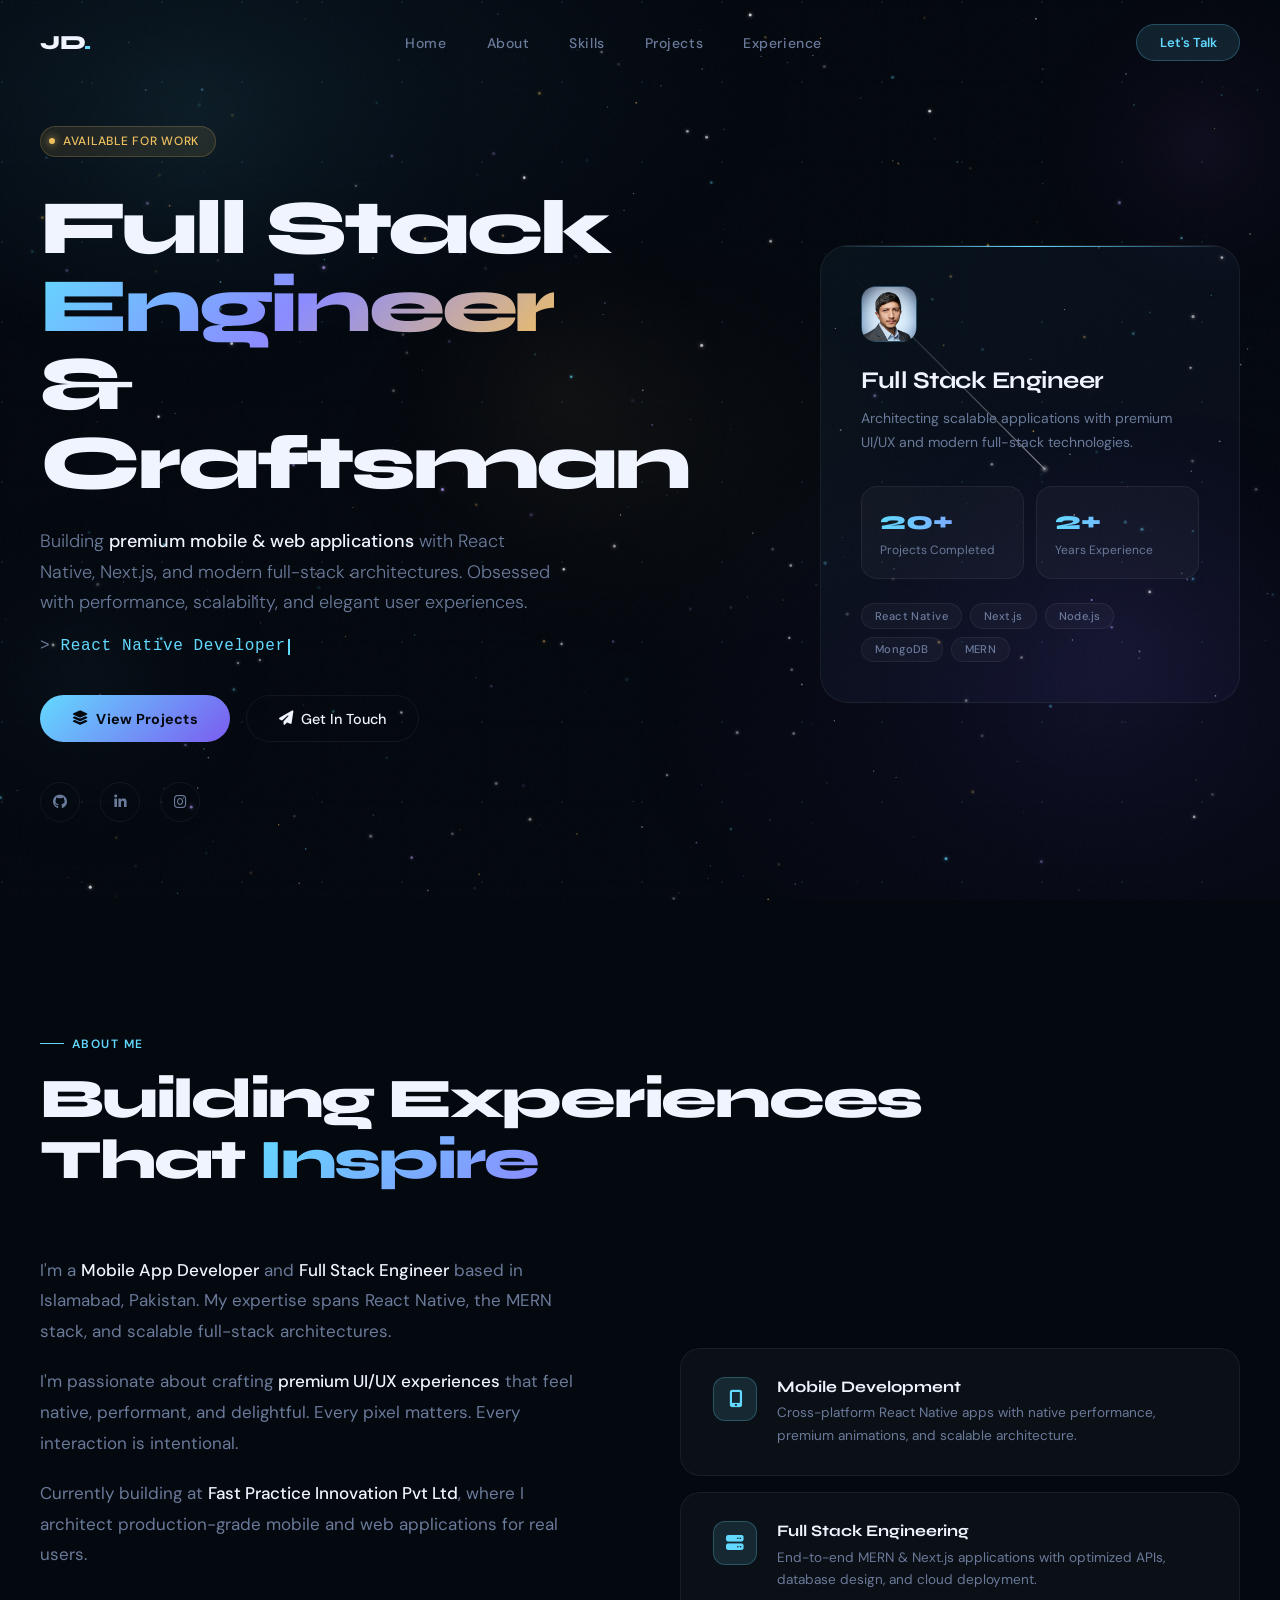
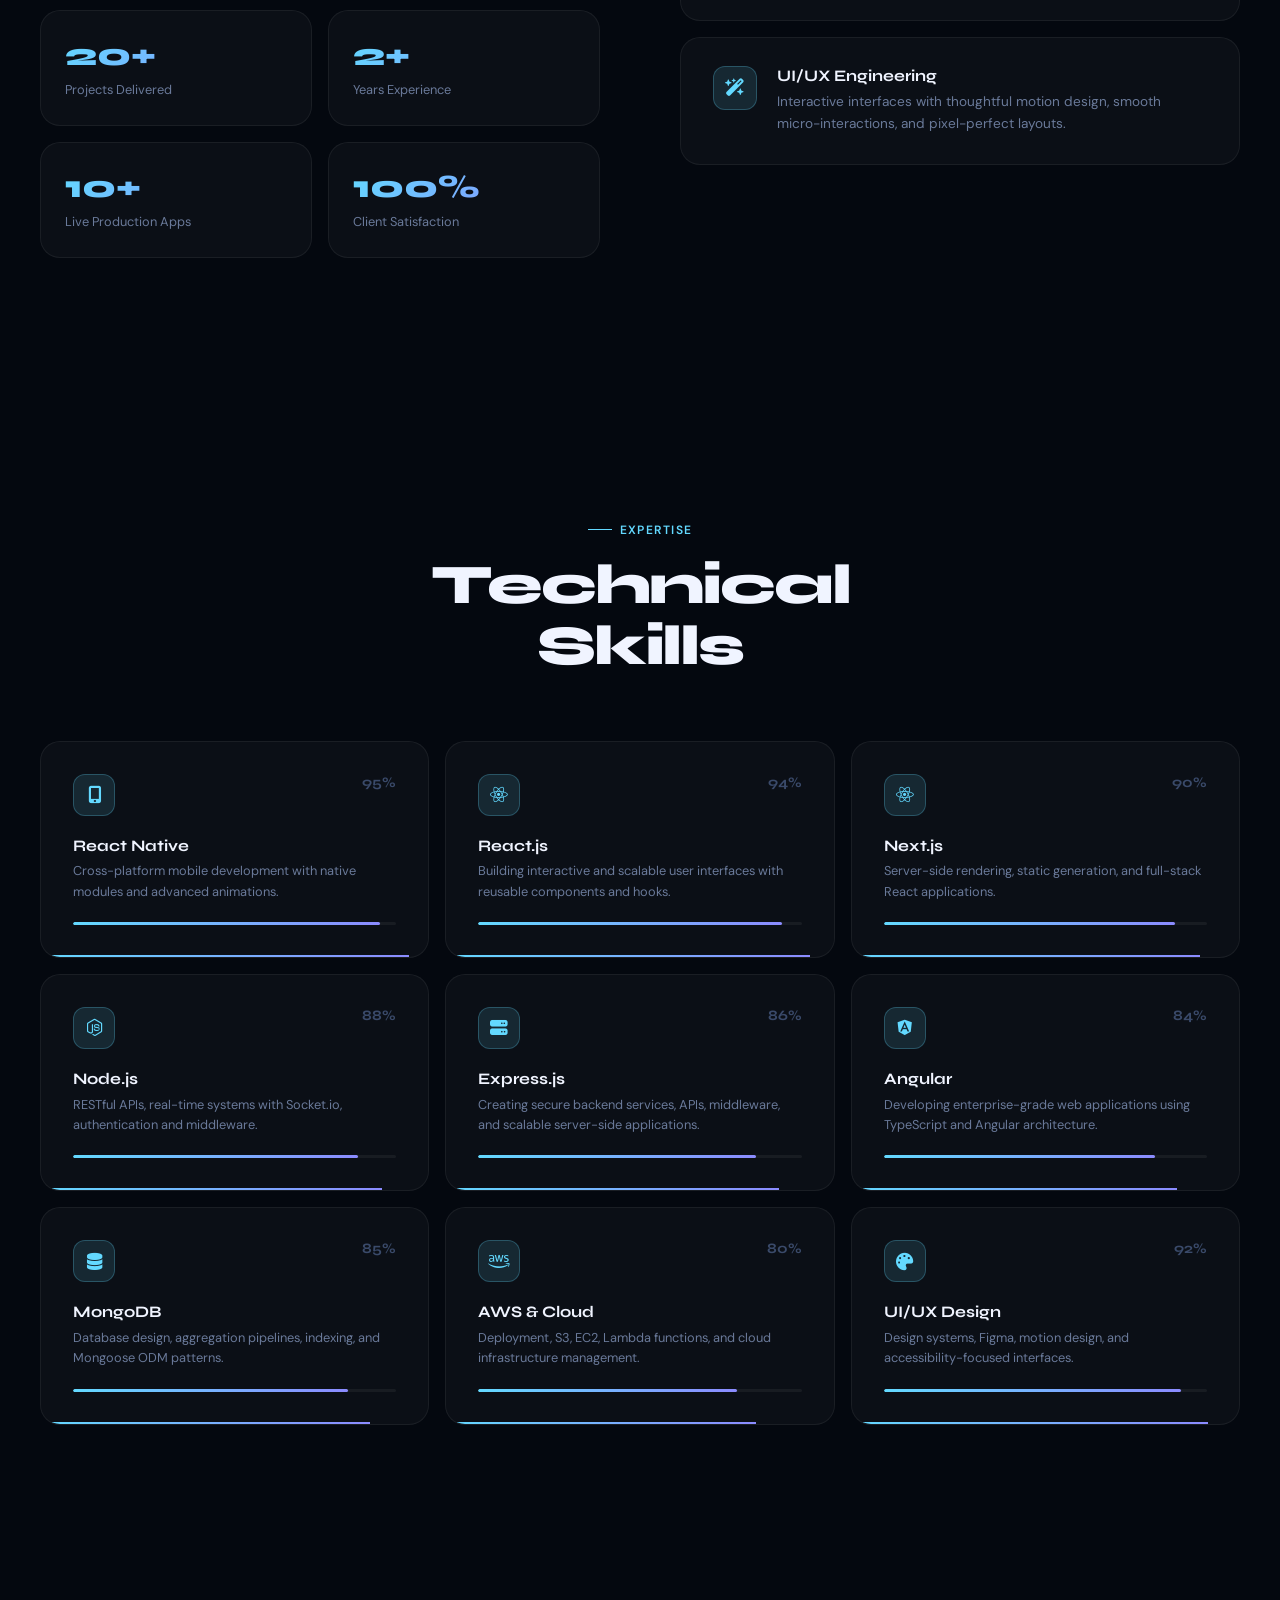
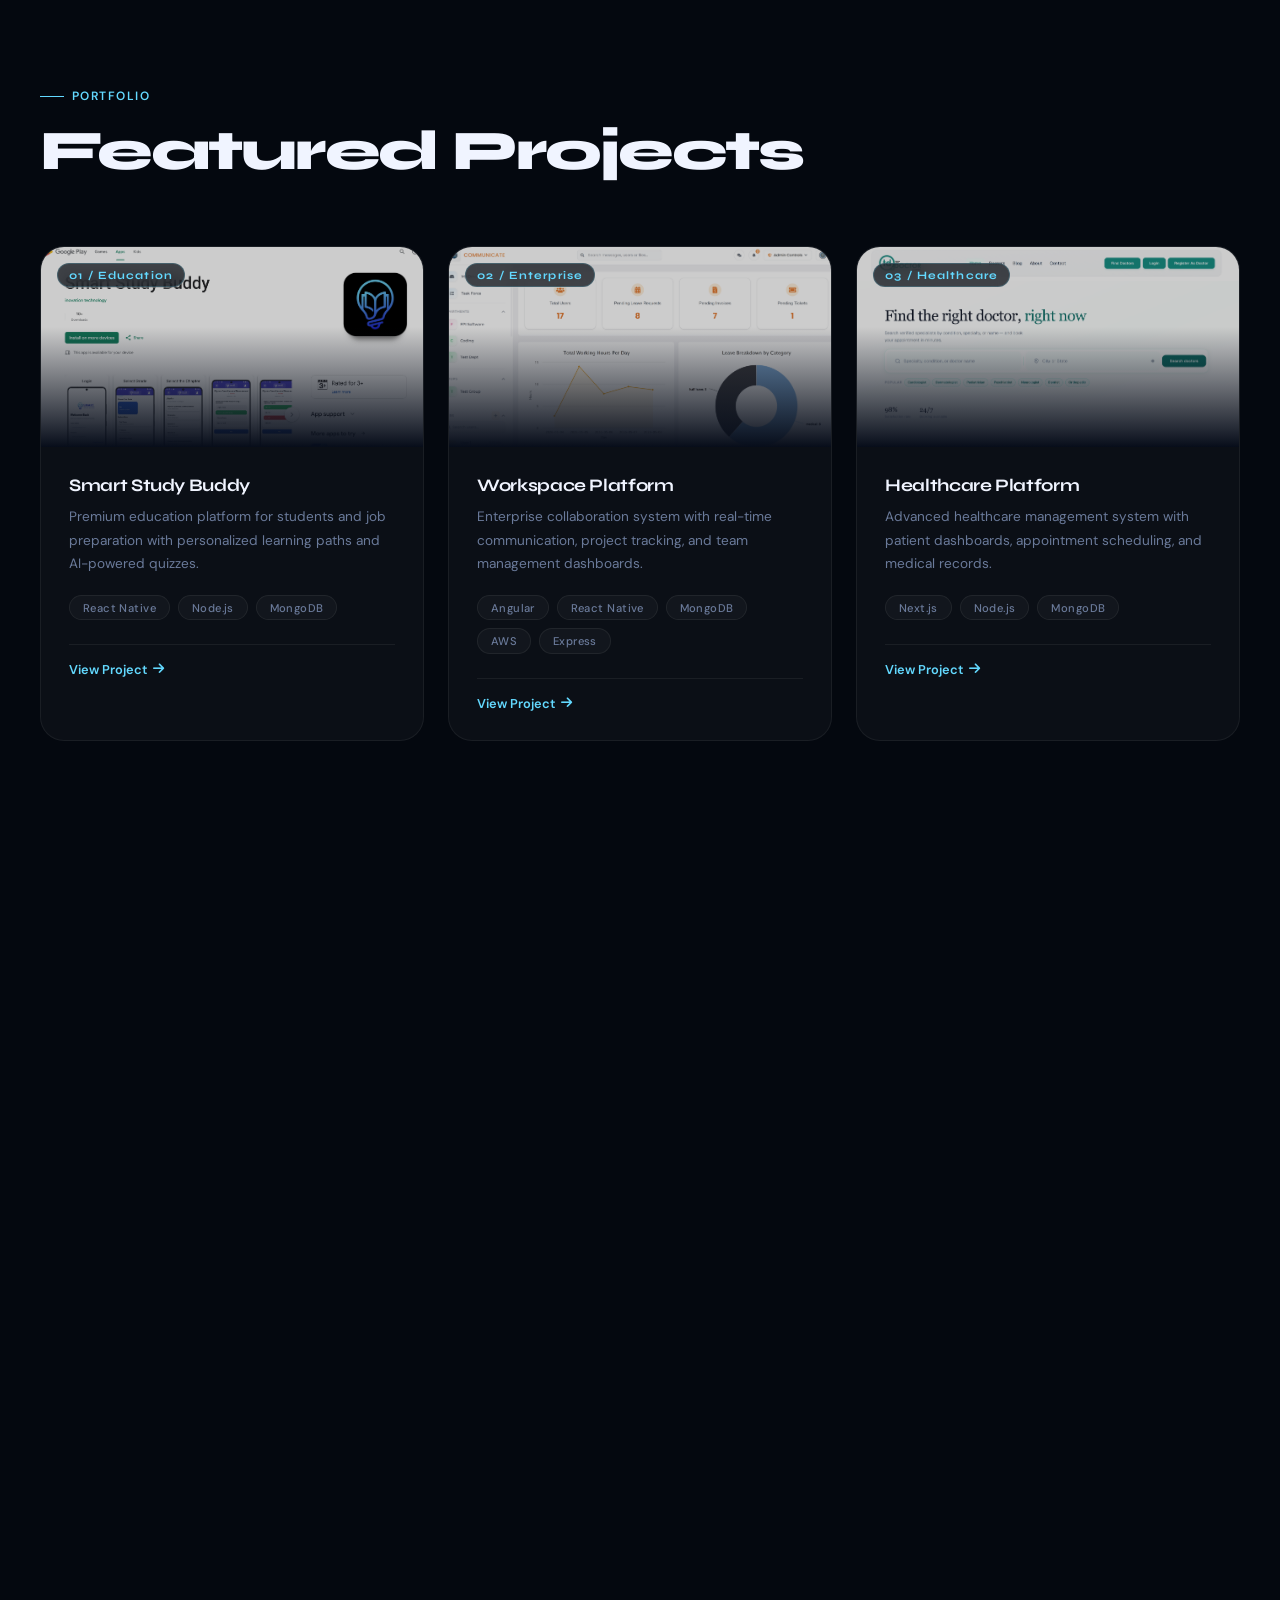
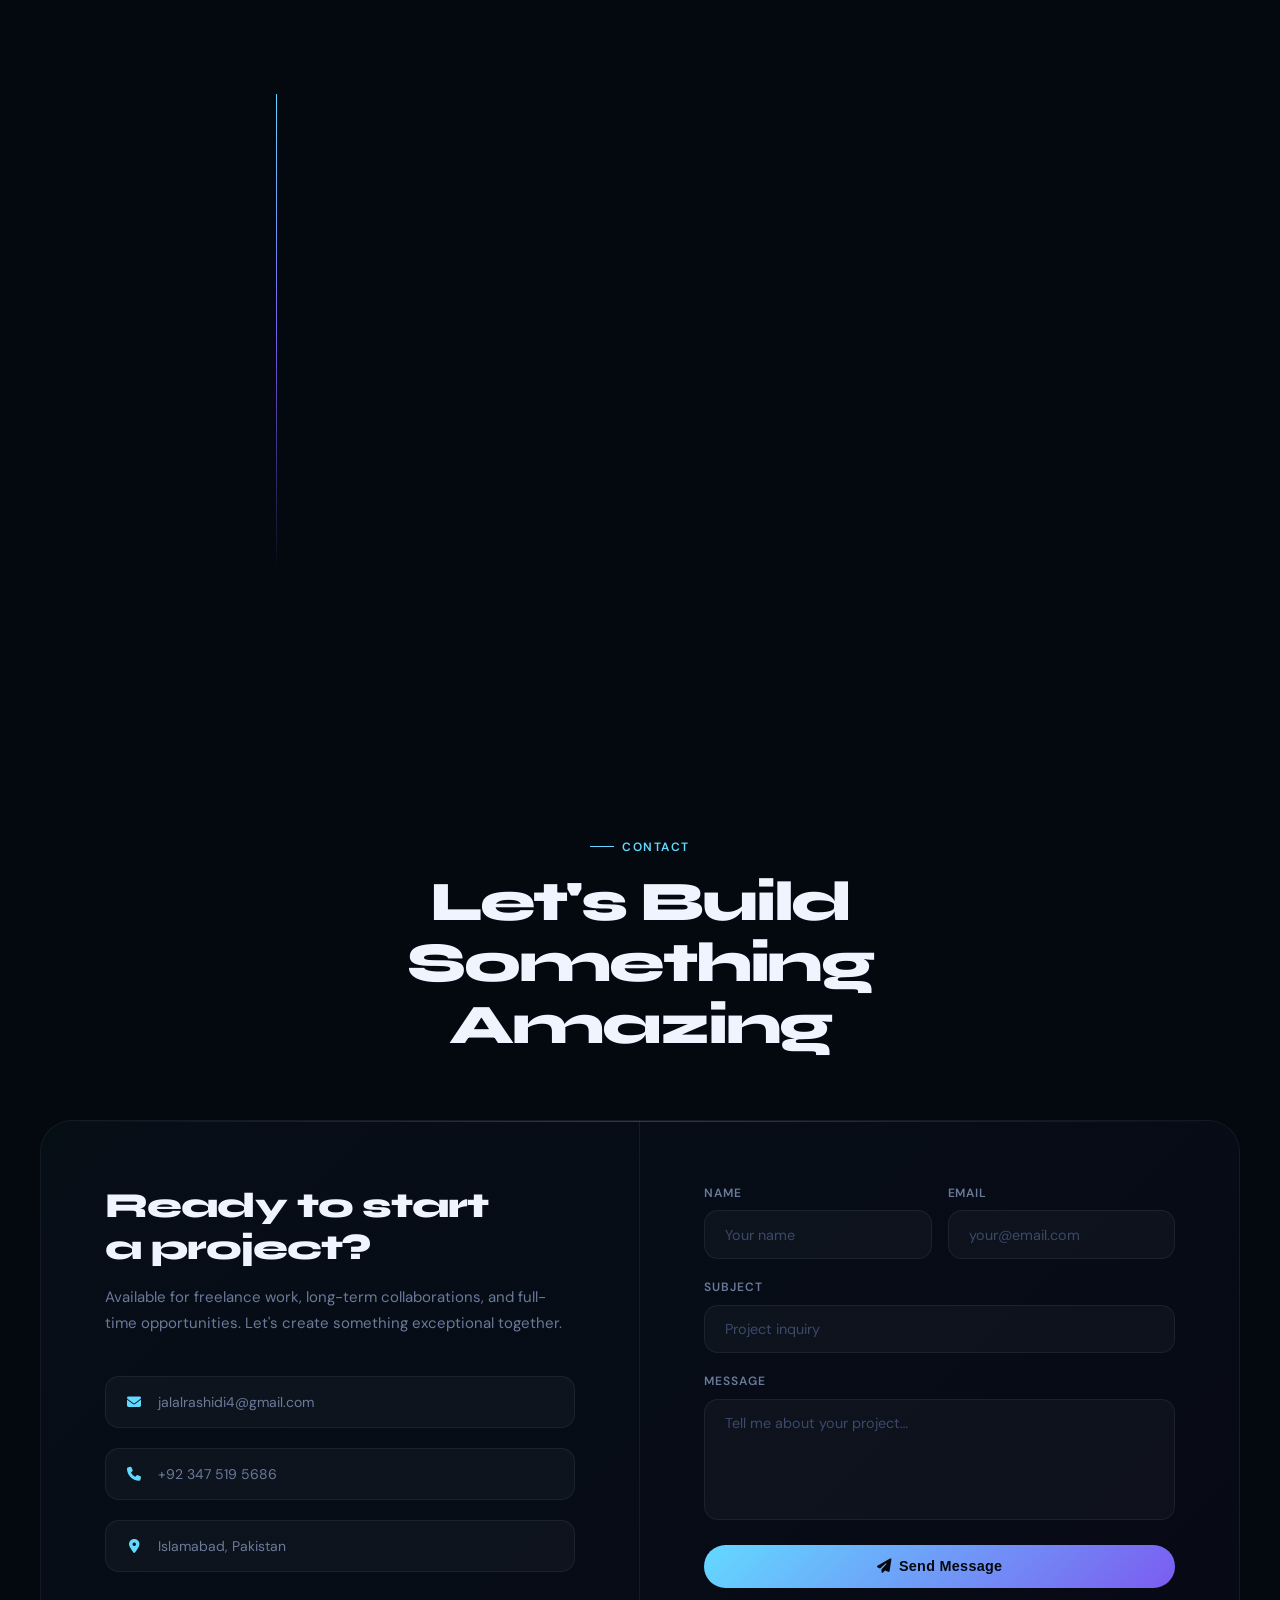
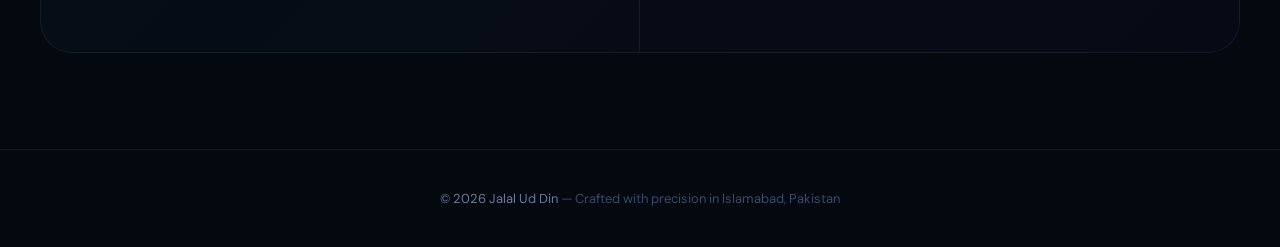
<file: index.html>
<!DOCTYPE html>
<html lang="en">
<head>
  <meta charset="UTF-8" />
  <meta name="viewport" content="width=device-width, initial-scale=1.0" />
  <title>Jalal Ud Din — Full Stack Engineer</title>

  <link rel="preconnect" href="https://fonts.googleapis.com">
  <link rel="preconnect" href="https://fonts.gstatic.com" crossorigin>
  <link href="https://fonts.googleapis.com/css2?family=Syne:wght@400;500;600;700;800&family=DM+Sans:ital,wght@0,300;0,400;0,500;1,300&display=swap" rel="stylesheet">
  <link rel="stylesheet" href="https://cdnjs.cloudflare.com/ajax/libs/font-awesome/6.5.2/css/all.min.css" />

  <style>
    :root {
      --bg: #04080f;
      --bg2: #070d1a;
      --surface: rgba(255,255,255,0.03);
      --border: rgba(255,255,255,0.06);
      --border-bright: rgba(99,217,255,0.25);
      --cyan: #63d9ff;
      --cyan-dim: rgba(99,217,255,0.12);
      --gold: #f0c060;
      --gold-dim: rgba(240,192,96,0.1);
      --text: #f0f4ff;
      --muted: #6a7a9a;
      --muted2: #3a4a6a;
      --font-display: 'Syne', sans-serif;
      --font-body: 'DM Sans', sans-serif;
    }

    *, *::before, *::after { margin:0; padding:0; box-sizing:border-box; }

    html { scroll-behavior: smooth; font-size: 16px; }

    body {
      font-family: var(--font-body);
      background: var(--bg);
      color: var(--text);
      overflow-x: hidden;
      cursor: none;
    }

    /* ── CUSTOM CURSOR ── */
    #cursor {
      position: fixed; z-index: 9999; pointer-events: none;
      width: 10px; height: 10px;
      background: var(--cyan);
      border-radius: 50%;
      transform: translate(-50%,-50%);
      transition: width .2s, height .2s, background .2s;
      mix-blend-mode: screen;
    }
    #cursor-ring {
      position: fixed; z-index: 9998; pointer-events: none;
      width: 38px; height: 38px;
      border: 1px solid rgba(99,217,255,0.5);
      border-radius: 50%;
      transform: translate(-50%,-50%);
      transition: all .12s ease;
    }
    body:has(a:hover) #cursor, body:has(button:hover) #cursor { width:20px; height:20px; background: var(--gold); }
    body:has(a:hover) #cursor-ring, body:has(button:hover) #cursor-ring { width:54px; height:54px; border-color: rgba(240,192,96,0.4); }

    /* ── SCROLLBAR ── */
    ::-webkit-scrollbar { width: 4px; }
    ::-webkit-scrollbar-track { background: var(--bg); }
    ::-webkit-scrollbar-thumb { background: linear-gradient(to bottom, var(--cyan), #7b5cf0); border-radius: 4px; }

    /* ── NOISE OVERLAY ── */
    body::before {
      content:''; position:fixed; inset:0; z-index:0; pointer-events:none;
      background-image: url("data:image/svg+xml,%3Csvg viewBox='0 0 256 256' xmlns='http://www.w3.org/2000/svg'%3E%3Cfilter id='noise'%3E%3CfeTurbulence type='fractalNoise' baseFrequency='0.9' numOctaves='4' stitchTiles='stitch'/%3E%3C/filter%3E%3Crect width='100%25' height='100%25' filter='url(%23noise)' opacity='0.04'/%3E%3C/svg%3E");
      opacity: 0.4;
    }

    /* ── GRADIENT AURA ── */
    .aura {
      position: fixed; inset:0; z-index:0; pointer-events:none;
      background:
        radial-gradient(ellipse 80% 50% at 15% 10%, rgba(99,217,255,0.06) 0%, transparent 60%),
        radial-gradient(ellipse 60% 60% at 85% 80%, rgba(123,92,240,0.07) 0%, transparent 60%),
        radial-gradient(ellipse 40% 40% at 50% 50%, rgba(240,192,96,0.03) 0%, transparent 60%);
    }

    /* ── NAVBAR ── */
    nav {
      position: fixed; top: 0; left: 0; width: 100%; z-index: 100;
      padding: 1.5rem 0;
      transition: padding .4s, background .4s, border-color .4s;
    }
    nav.scrolled {
      padding: 1rem 0;
      background: rgba(4,8,15,0.85);
      backdrop-filter: blur(24px);
      border-bottom: 1px solid var(--border);
    }
    .nav-inner {
      max-width: 1280px; margin: 0 auto;
      padding: 0 2.5rem;
      display: flex; align-items: center; justify-content: space-between;
    }
    .nav-logo {
      font-family: var(--font-display);
      font-size: 1.25rem; font-weight: 800;
      letter-spacing: -0.02em;
      color: var(--text);
      text-decoration: none;
    }
    .nav-logo span { color: var(--cyan); }

    /* Desktop links */
    .nav-links {
      display: flex; align-items: center; gap: 2.5rem;
      list-style: none;
    }
    .nav-links a {
      font-size: .875rem; font-weight: 500; letter-spacing: 0.04em;
      color: var(--muted); text-decoration: none;
      transition: color .25s;
      position: relative;
    }
    .nav-links a::after {
      content:''; position:absolute; bottom:-4px; left:0;
      width:0; height:1px; background: var(--cyan);
      transition: width .3s;
    }
    .nav-links a:hover { color: var(--text); }
    .nav-links a:hover::after { width:100%; }

    .nav-cta {
      font-size: .8125rem; font-weight: 600;
      padding: .55rem 1.4rem;
      border-radius: 100px;
      background: var(--cyan-dim);
      border: 1px solid var(--border-bright);
      color: var(--cyan);
      text-decoration: none;
      transition: .3s;
    }
    .nav-cta:hover {
      background: var(--cyan);
      color: var(--bg);
      box-shadow: 0 0 30px rgba(99,217,255,0.35);
    }

    /* ── HAMBURGER ── */
    .hamburger {
      display: none;
      flex-direction: column; gap: 5px;
      cursor: none; background: none; border: none; padding: 6px;
      z-index: 200; position: relative;
    }
    .hamburger span {
      display: block; width: 26px; height: 2px;
      background: var(--text); border-radius: 2px;
      transform-origin: center;
      transition: transform .35s cubic-bezier(.77,0,.175,1), opacity .25s, width .3s;
    }
    .hamburger.open span:nth-child(1) { transform: translateY(7px) rotate(45deg); }
    .hamburger.open span:nth-child(2) { opacity: 0; width: 0; }
    .hamburger.open span:nth-child(3) { transform: translateY(-7px) rotate(-45deg); }

    /* ── MOBILE MENU OVERLAY ── */
    .mobile-menu {
      position: fixed; inset: 0; z-index: 150;
      background: rgba(4,8,15,0.97);
      backdrop-filter: blur(24px);
      display: flex; flex-direction: column;
      align-items: center; justify-content: center;
      gap: 0;
      pointer-events: none; opacity: 0;
      transition: opacity .4s;
    }
    .mobile-menu.open { opacity: 1; pointer-events: all; }

    .mobile-menu-links {
      list-style: none; text-align: center;
    }
    .mobile-menu-links li {
      overflow: hidden;
      border-bottom: 1px solid var(--border);
    }
    .mobile-menu-links li:first-child { border-top: 1px solid var(--border); }
    .mobile-menu-links a {
      display: block;
      font-family: var(--font-display);
      font-size: clamp(2rem, 8vw, 3.5rem);
      font-weight: 800; letter-spacing: -0.03em;
      color: var(--text);
      text-decoration: none;
      padding: 1rem 3rem;
      transform: translateY(60px);
      opacity: 0;
      transition: transform .5s cubic-bezier(.77,0,.175,1), opacity .4s, color .2s;
      position: relative;
    }
    .mobile-menu.open .mobile-menu-links a {
      transform: translateY(0); opacity: 1;
    }
    .mobile-menu-links li:nth-child(1) a { transition-delay: .05s; }
    .mobile-menu-links li:nth-child(2) a { transition-delay: .1s; }
    .mobile-menu-links li:nth-child(3) a { transition-delay: .15s; }
    .mobile-menu-links li:nth-child(4) a { transition-delay: .2s; }
    .mobile-menu-links li:nth-child(5) a { transition-delay: .25s; }
    .mobile-menu-links li:nth-child(6) a { transition-delay: .3s; }
    .mobile-menu-links a:hover { color: var(--cyan); }
    .mobile-menu-links a .link-num {
      display: inline-block;
      font-size: .6em; color: var(--cyan);
      vertical-align: super; margin-right: .4rem;
      font-family: var(--font-body);
    }

    .mobile-menu-footer {
      position: absolute; bottom: 3rem;
      display: flex; gap: 1.5rem;
      opacity: 0; transform: translateY(20px);
      transition: opacity .5s .4s, transform .5s .4s;
    }
    .mobile-menu.open .mobile-menu-footer { opacity: 1; transform: translateY(0); }
    .mobile-menu-footer a {
      font-size: 1.2rem; color: var(--muted); text-decoration: none;
      transition: color .2s;
    }
    .mobile-menu-footer a:hover { color: var(--cyan); }

    /* ── SECTION BASE ── */
    section { position: relative; z-index: 1; }

    /* ── HERO ── */
    #home {
      min-height: 100svh;
      display: flex; align-items: center;
      padding: 7rem 2.5rem 4rem;
    }
    .hero-inner {
      max-width: 1280px; margin: 0 auto; width: 100%;
      display: grid; grid-template-columns: 1fr 420px;
      gap: 4rem; align-items: center;
    }
    .hero-badge {
      display: inline-flex; align-items: center; gap: .5rem;
      padding: .4rem 1rem .4rem .5rem;
      background: var(--gold-dim);
      border: 1px solid rgba(240,192,96,0.2);
      border-radius: 100px;
      font-size: .75rem; font-weight: 500; letter-spacing: .06em;
      color: var(--gold); text-transform: uppercase;
      margin-bottom: 2rem;
    }
    .hero-badge-dot {
      width: 6px; height: 6px; border-radius: 50%;
      background: var(--gold);
      box-shadow: 0 0 8px var(--gold);
      animation: pulse 2s infinite;
    }
    @keyframes pulse {
      0%,100% { opacity:1; transform:scale(1); }
      50% { opacity:.6; transform:scale(1.3); }
    }

    .hero-title {
      font-family: var(--font-display);
      font-size: clamp(3rem, 6vw, 5.5rem);
      font-weight: 800; line-height: 1.02;
      letter-spacing: -0.04em;
    }
    .hero-title em {
      font-style: normal;
      background: linear-gradient(135deg, var(--cyan) 0%, #8b8bff 50%, var(--gold) 100%);
      -webkit-background-clip: text; -webkit-text-fill-color: transparent;
      background-clip: text;
    }

    .hero-sub {
      margin-top: 1.5rem;
      font-size: 1.125rem; color: var(--muted);
      font-weight: 300; line-height: 1.7; max-width: 520px;
    }
    .hero-sub strong { color: var(--text); font-weight: 500; }

    .hero-typed {
      margin-top: 1.2rem;
      font-size: 1rem; color: var(--cyan);
      font-family: 'Courier New', monospace;
      letter-spacing: .04em;
    }
    .hero-typed::before { content: '> '; color: var(--muted); }
    .hero-typed #cursor-text {
      display: inline-block; width: 2px; height: 1em;
      background: var(--cyan); vertical-align: text-bottom;
      margin-left: 2px; animation: blink .8s step-end infinite;
    }
    @keyframes blink { 50% { opacity: 0; } }

    .hero-actions {
      display: flex; flex-wrap: wrap; gap: 1rem;
      margin-top: 2.5rem;
    }
    .btn-primary {
      display: inline-flex; align-items: center; gap: .5rem;
      padding: .85rem 2rem; border-radius: 100px;
      background: linear-gradient(135deg, var(--cyan), #7b5cf0);
      color: var(--bg); font-weight: 700; font-size: .9rem;
      text-decoration: none; letter-spacing: .02em;
      border: none; cursor: none;
      transition: transform .3s, box-shadow .3s;
      position: relative; overflow: hidden;
    }
    .btn-primary::before {
      content: ''; position: absolute; inset: 0;
      background: linear-gradient(135deg, #fff2, transparent);
      opacity: 0; transition: opacity .3s;
    }
    .btn-primary:hover { transform: translateY(-3px); box-shadow: 0 20px 50px rgba(99,217,255,.3); }
    .btn-primary:hover::before { opacity: 1; }

    .btn-ghost {
      display: inline-flex; align-items: center; gap: .5rem;
      padding: .85rem 2rem; border-radius: 100px;
      background: transparent;
      border: 1px solid var(--border);
      color: var(--text); font-weight: 500; font-size: .9rem;
      text-decoration: none;
      transition: .3s; cursor: none;
    }
    .btn-ghost:hover { border-color: var(--border-bright); background: var(--cyan-dim); color: var(--cyan); }

    .hero-socials {
      display: flex; gap: 1.25rem;
      margin-top: 2.5rem;
    }
    .hero-socials a {
      width: 40px; height: 40px;
      border: 1px solid var(--border); border-radius: 50%;
      display: grid; place-items: center;
      color: var(--muted); text-decoration: none; font-size: .9rem;
      transition: .3s;
    }
    .hero-socials a:hover {
      border-color: var(--cyan); color: var(--cyan);
      transform: translateY(-4px);
      box-shadow: 0 8px 24px rgba(99,217,255,.2);
    }

    /* Hero card */
    .hero-card {
      background: linear-gradient(145deg, rgba(99,217,255,0.05), rgba(123,92,240,0.05));
      border: 1px solid var(--border);
      border-radius: 28px;
      padding: 2.5rem;
      position: relative; overflow: hidden;
      animation: floatCard 6s ease-in-out infinite;
    }
    @keyframes floatCard { 0%,100%{transform:translateY(0)} 50%{transform:translateY(-12px)} }
    .hero-card::before {
      content: ''; position: absolute; top: 0; left: 0;
      right: 0; height: 1px;
      background: linear-gradient(90deg, transparent, var(--cyan), transparent);
    }
    .hero-card-icon {
      width: 56px; height: 56px; border-radius: 16px;
      background: linear-gradient(135deg, var(--cyan-dim), rgba(123,92,240,0.15));
      border: 1px solid var(--border-bright);
      display: grid; place-items: center;
      font-size: 1.4rem; color: var(--cyan);
      margin-bottom: 1.5rem;
    }
    .hero-card h3 {
      font-family: var(--font-display);
      font-size: 1.5rem; font-weight: 700;
      letter-spacing: -0.02em;
    }
    .hero-card p { color: var(--muted); font-size: .875rem; line-height: 1.7; margin-top: .75rem; }
    .hero-card-stats {
      display: grid; grid-template-columns: 1fr 1fr;
      gap: .75rem; margin-top: 2rem;
    }
    .stat-box {
      background: var(--surface);
      border: 1px solid var(--border);
      border-radius: 16px; padding: 1.1rem;
    }
    .stat-box h4 {
      font-family: var(--font-display);
      font-size: 1.6rem; font-weight: 800;
      background: linear-gradient(to right, var(--cyan), #8b8bff);
      -webkit-background-clip: text; -webkit-text-fill-color: transparent;
      background-clip: text;
    }
    .stat-box p { font-size: .75rem; color: var(--muted); margin-top: .25rem; }

    .hero-card-stack {
      display: flex; flex-wrap: wrap; gap: .5rem;
      margin-top: 1.5rem;
    }
    .tag {
      padding: .3rem .8rem;
      background: var(--surface); border: 1px solid var(--border);
      border-radius: 100px; font-size: .7rem; color: var(--muted);
      font-weight: 500; letter-spacing: .04em;
    }

    /* ── ABOUT ── */
    #about { padding: 8rem 2.5rem; }
    .about-inner { max-width: 1280px; margin: 0 auto; }

    .section-label {
      display: inline-flex; align-items: center; gap: .5rem;
      font-size: .75rem; font-weight: 600; text-transform: uppercase;
      letter-spacing: .12em; color: var(--cyan); margin-bottom: 1rem;
    }
    .section-label::before {
      content:''; display:block; width:24px; height:1px; background:var(--cyan);
    }
    .section-title {
      font-family: var(--font-display);
      font-size: clamp(2.2rem, 4.5vw, 3.5rem);
      font-weight: 800; letter-spacing: -0.04em; line-height: 1.1;
    }

    .about-grid {
      display: grid; grid-template-columns: 1fr 1fr;
      gap: 5rem; align-items: center;
      margin-top: 4rem;
    }
    .about-text p {
      color: var(--muted); font-size: 1.0625rem; line-height: 1.8;
    }
    .about-text p + p { margin-top: 1.25rem; }
    .about-text strong { color: var(--text); font-weight: 500; }
    .about-highlights {
      display: grid; grid-template-columns: 1fr 1fr;
      gap: 1rem; margin-top: 2.5rem;
    }
    .highlight-item {
      padding: 1.5rem;
      background: var(--surface); border: 1px solid var(--border);
      border-radius: 20px; transition: .3s;
    }
    .highlight-item:hover { border-color: var(--border-bright); }
    .highlight-item .hi-num {
      font-family: var(--font-display);
      font-size: 2rem; font-weight: 800;
      background: linear-gradient(135deg, var(--cyan), #8b8bff);
      -webkit-background-clip: text; -webkit-text-fill-color: transparent;
      background-clip: text;
    }
    .highlight-item p { font-size: .8rem; color: var(--muted); margin-top: .25rem; }

    .about-cards { display: flex; flex-direction: column; gap: 1rem; }
    .about-card {
      padding: 1.75rem 2rem;
      background: var(--surface); border: 1px solid var(--border);
      border-radius: 20px; transition: .3s;
      display: flex; align-items: flex-start; gap: 1.25rem;
    }
    .about-card:hover { border-color: var(--border-bright); transform: translateX(6px); }
    .about-card-icon {
      width: 44px; height: 44px; flex-shrink: 0;
      border-radius: 12px; display: grid; place-items: center;
      background: var(--cyan-dim); border: 1px solid var(--border-bright);
      color: var(--cyan); font-size: 1.1rem;
    }
    .about-card h3 {
      font-family: var(--font-display);
      font-size: 1rem; font-weight: 700; margin-bottom: .4rem;
    }
    .about-card p { font-size: .85rem; color: var(--muted); line-height: 1.65; }

    /* ── SKILLS ── */
    #skills { padding: 8rem 2.5rem; }
    .skills-inner { max-width: 1280px; margin: 0 auto; }

    .skills-grid {
      display: grid; grid-template-columns: repeat(3, 1fr);
      gap: 1rem; margin-top: 4rem;
    }
    .skill-card {
      padding: 2rem;
      background: var(--surface); border: 1px solid var(--border);
      border-radius: 20px; transition: .35s;
      position: relative; overflow: hidden;
    }
    .skill-card::after {
      content: ''; position: absolute; bottom: 0; left: 0;
      width: var(--pct); height: 2px;
      background: linear-gradient(to right, var(--cyan), #8b8bff);
      transition: width 1.4s cubic-bezier(.22,1,.36,1);
    }
    .skill-card.animated::after { width: var(--pct); }
    .skill-card:hover { border-color: var(--border-bright); transform: translateY(-4px); }
    .skill-header { display: flex; justify-content: space-between; align-items: flex-start; }
    .skill-icon {
      width: 42px; height: 42px; border-radius: 12px;
      background: var(--cyan-dim); border: 1px solid var(--border-bright);
      display: grid; place-items: center;
      font-size: 1.1rem; color: var(--cyan); margin-bottom: 1.25rem;
    }
    .skill-pct {
      font-family: var(--font-display);
      font-size: .9rem; font-weight: 700; color: var(--muted2);
    }
    .skill-card h3 {
      font-family: var(--font-display);
      font-size: 1rem; font-weight: 700; margin-bottom: .4rem;
    }
    .skill-card p { font-size: .8rem; color: var(--muted); line-height: 1.6; }
    .skill-bar {
      height: 3px; background: rgba(255,255,255,0.05);
      border-radius: 4px; margin-top: 1.25rem; overflow: hidden;
    }
    .skill-fill {
      height: 100%;
      background: linear-gradient(to right, var(--cyan), #8b8bff);
      border-radius: 4px; width: 0;
      transition: width 1.4s cubic-bezier(.22,1,.36,1);
    }

    /* ── PROJECTS ── */
    #projects { padding: 8rem 2.5rem; }
    .projects-inner { max-width: 1280px; margin: 0 auto; }

    .projects-grid {
      display: grid; grid-template-columns: repeat(3, 1fr);
      gap: 1.5rem; margin-top: 4rem;
    }
    .project-card {
      border: 1px solid var(--border);
      border-radius: 24px; overflow: hidden;
      transition: .4s; position: relative;
      background: var(--surface);
    }
    .project-card:hover { border-color: rgba(99,217,255,0.3); transform: translateY(-8px); box-shadow: 0 30px 60px rgba(0,0,0,.5); }
    .project-img {
      height: 200px; overflow: hidden; position: relative;
    }
    .project-img img { width:100%; height:100%; object-fit:cover; transition:.6s; filter: brightness(.8) saturate(.8); }
    .project-card:hover .project-img img { transform: scale(1.06); filter: brightness(.9) saturate(1); }
    .project-img-overlay {
      position: absolute; inset: 0;
      background: linear-gradient(to top, var(--bg2) 0%, transparent 60%);
    }
    .project-num {
      position: absolute; top: 1rem; left: 1rem;
      font-family: var(--font-display);
      font-size: .7rem; font-weight: 700; color: var(--cyan);
      letter-spacing: .1em;
      background: rgba(4,8,15,.7); backdrop-filter: blur(8px);
      padding: .3rem .7rem; border-radius: 100px;
      border: 1px solid rgba(99,217,255,.2);
    }
    .project-body { padding: 1.75rem; }
    .project-body h3 {
      font-family: var(--font-display);
      font-size: 1.1rem; font-weight: 700;
      letter-spacing: -0.02em; margin-bottom: .6rem;
    }
    .project-body p { font-size: .85rem; color: var(--muted); line-height: 1.7; }
    .project-tags { display: flex; flex-wrap: wrap; gap: .5rem; margin-top: 1.25rem; }
    .project-footer {
      display: flex; justify-content: space-between; align-items: center;
      margin-top: 1.5rem; padding-top: 1rem;
      border-top: 1px solid var(--border);
    }
    .project-link {
      font-size: .8rem; color: var(--cyan); font-weight: 600;
      display: inline-flex; align-items: center; gap: .4rem;
      text-decoration: none; transition: gap .2s;
    }
    .project-link:hover { gap: .75rem; }

    /* ── EXPERIENCE ── */
    #experience { padding: 8rem 2.5rem; }
    .exp-inner { max-width: 1280px; margin: 0 auto; }
    .exp-track {
      display: flex; flex-direction: column; gap: 0;
      margin-top: 4rem; max-width: 800px; margin-inline: auto;
      position: relative;
    }
    .exp-track::before {
      content: ''; position: absolute; left: 2.25rem; top: 0; bottom: 0;
      width: 1px; background: linear-gradient(to bottom, var(--cyan), #7b5cf0, transparent);
    }
    .exp-item {
      display: flex; gap: 2rem; padding-bottom: 3rem;
      position: relative;
    }
    .exp-dot {
      flex-shrink: 0;
      width: 44px; height: 44px; border-radius: 50%;
      background: var(--bg); border: 1px solid var(--border-bright);
      display: grid; place-items: center;
      color: var(--cyan); font-size: .9rem;
      box-shadow: 0 0 20px rgba(99,217,255,.15);
      position: relative; z-index: 1;
    }
    .exp-content {
      flex: 1; padding: 1.75rem 2rem;
      background: var(--surface); border: 1px solid var(--border);
      border-radius: 20px; transition: .3s;
    }
    .exp-content:hover { border-color: var(--border-bright); }
    .exp-date {
      font-size: .75rem; color: var(--cyan); font-weight: 600;
      letter-spacing: .08em; text-transform: uppercase;
    }
    .exp-content h3 {
      font-family: var(--font-display);
      font-size: 1.2rem; font-weight: 700;
      margin-top: .5rem; letter-spacing: -0.02em;
    }
    .exp-company {
      font-size: .875rem; color: var(--muted); margin-top: .3rem;
      font-weight: 500;
    }
    .exp-company span { color: #8b8bff; }
    .exp-desc {
      font-size: .875rem; color: var(--muted); line-height: 1.75;
      margin-top: 1rem;
    }

    /* ── CONTACT ── */
    #contact { padding: 8rem 2.5rem 6rem; }
    .contact-inner { max-width: 1280px; margin: 0 auto; }
    .contact-wrap {
      border: 1px solid var(--border);
      border-radius: 32px; overflow: hidden;
      display: grid; grid-template-columns: 1fr 1fr;
      background: linear-gradient(135deg, rgba(99,217,255,0.03), rgba(123,92,240,0.03));
      margin-top: 4rem;
      position: relative;
    }
    .contact-wrap::before {
      content:''; position:absolute; top:0; left:0; right:0; height:1px;
      background: linear-gradient(90deg, transparent, var(--border-bright), transparent);
    }
    .contact-left { padding: 4rem; border-right: 1px solid var(--border); }
    .contact-right { padding: 4rem; }

    .contact-left h2 {
      font-family: var(--font-display);
      font-size: 2.2rem; font-weight: 800; letter-spacing: -0.03em;
      line-height: 1.2; margin-bottom: 1rem;
    }
    .contact-left p { color: var(--muted); font-size: .9375rem; line-height: 1.7; }

    .contact-info { margin-top: 2.5rem; display: flex; flex-direction: column; gap: 1.25rem; }
    .contact-info-item {
      display: flex; align-items: center; gap: 1rem;
      padding: 1rem 1.25rem;
      background: var(--surface); border: 1px solid var(--border);
      border-radius: 14px; font-size: .875rem;
      transition: .3s;
    }
    .contact-info-item:hover { border-color: var(--border-bright); }
    .contact-info-item i { color: var(--cyan); width: 1rem; text-align: center; }
    .contact-info-item span { color: var(--muted); }

    .form-group { margin-bottom: 1.25rem; }
    .form-label { display: block; font-size: .75rem; font-weight: 600; text-transform: uppercase; letter-spacing: .08em; color: var(--muted); margin-bottom: .6rem; }
    .form-input {
      width: 100%; padding: .9rem 1.25rem;
      background: var(--surface); border: 1px solid var(--border);
      border-radius: 14px; color: var(--text);
      font-family: var(--font-body); font-size: .9rem;
      outline: none; transition: .3s;
      resize: none;
    }
    .form-input:focus { border-color: var(--border-bright); box-shadow: 0 0 0 3px rgba(99,217,255,.08); }
    .form-input::placeholder { color: var(--muted2); }
    .form-row { display: grid; grid-template-columns: 1fr 1fr; gap: 1rem; }

    /* ── FOOTER ── */
    footer {
      border-top: 1px solid var(--border);
      padding: 2.5rem;
      text-align: center;
      font-size: .8125rem; color: var(--muted2);
      position: relative; z-index: 1;
    }
    footer span { color: var(--muted); }

    /* ── REVEAL ANIM ── */
    .reveal {
      opacity: 0; transform: translateY(32px);
      transition: opacity .75s cubic-bezier(.22,1,.36,1), transform .75s cubic-bezier(.22,1,.36,1);
    }
    .reveal.visible { opacity: 1; transform: translateY(0); }
    .reveal-delay-1 { transition-delay: .1s; }
    .reveal-delay-2 { transition-delay: .2s; }
    .reveal-delay-3 { transition-delay: .3s; }
    .reveal-delay-4 { transition-delay: .4s; }

    /* ── RESPONSIVE ── */
    @media (max-width: 1024px) {
      .hero-inner { grid-template-columns: 1fr; }
      .hero-card { max-width: 480px; margin: 0 auto; }
      .about-grid { grid-template-columns: 1fr; gap: 3rem; }
      .skills-grid { grid-template-columns: repeat(2, 1fr); }
      .projects-grid { grid-template-columns: repeat(2, 1fr); }
      .contact-wrap { grid-template-columns: 1fr; }
      .contact-left { border-right: none; border-bottom: 1px solid var(--border); }
    }

    @media (max-width: 768px) {
      .nav-links, .nav-cta { display: none; }
      .hamburger { display: flex; }
      #home { padding: 7rem 1.5rem 4rem; }
      #about, #skills, #projects, #experience, #contact { padding: 5rem 1.5rem; }
      .hero-title { font-size: clamp(2.4rem, 8vw, 3.5rem); }
      .section-title { font-size: clamp(1.9rem, 6vw, 2.8rem); }
      .skills-grid { grid-template-columns: 1fr; }
      .projects-grid { grid-template-columns: 1fr; }
      .about-highlights { grid-template-columns: 1fr 1fr; }
      .form-row { grid-template-columns: 1fr; }
      .contact-left, .contact-right { padding: 2.5rem 1.75rem; }
      .contact-wrap { border-radius: 24px; }
      .hero-card-stats { grid-template-columns: 1fr 1fr; }
    }

    @media (max-width: 480px) {
      .nav-inner { padding: 0 1.25rem; }
      #home { padding: 6.5rem 1.25rem 3rem; }
      #about, #skills, #projects, #experience, #contact { padding: 4rem 1.25rem; }
      .hero-actions { flex-direction: column; }
      .hero-actions a { text-align: center; justify-content: center; }
      .about-highlights { grid-template-columns: 1fr; }
    }
  </style>
</head>
<body>

<!-- Cursor -->
<div id="cursor"></div>
<div id="cursor-ring"></div>

<!-- Aura -->
<div class="aura"></div>
<!-- Background Canvas -->
<canvas id="bg-canvas" style="position:fixed;inset:0;z-index:0;pointer-events:none;opacity:1;"></canvas>

<!-- ══ NAVBAR ══ -->
<nav id="navbar">
  <div class="nav-inner">
    <a href="#home" class="nav-logo">JD<span>.</span></a>

    <ul class="nav-links">
      <li><a href="#home">Home</a></li>
      <li><a href="#about">About</a></li>
      <li><a href="#skills">Skills</a></li>
      <li><a href="#projects">Projects</a></li>
      <li><a href="#experience">Experience</a></li>
    </ul>

    <a href="#contact" class="nav-cta">Let's Talk</a>

    <button class="hamburger" id="hamburger" aria-label="Toggle menu">
      <span></span><span></span><span></span>
    </button>
  </div>
</nav>

<!-- ══ MOBILE MENU ══ -->
<div class="mobile-menu" id="mobile-menu">
  <ul class="mobile-menu-links">
    <li><a href="#home" class="menu-link"><span class="link-num">01</span>Home</a></li>
    <li><a href="#about" class="menu-link"><span class="link-num">02</span>About</a></li>
    <li><a href="#skills" class="menu-link"><span class="link-num">03</span>Skills</a></li>
    <li><a href="#projects" class="menu-link"><span class="link-num">04</span>Projects</a></li>
    <li><a href="#experience" class="menu-link"><span class="link-num">05</span>Experience</a></li>
    <li><a href="#contact" class="menu-link"><span class="link-num">06</span>Contact</a></li>
  </ul>
  <div class="mobile-menu-footer">
    <a href="https://github.com/JalalRashidi"><i class="fab fa-github"></i></a>
    <a href="https://www.linkedin.com/in/jalaluddinprofile/"><i class="fab fa-linkedin"></i></a>
    <a href="https://www.instagram.com/jalal_rashidi_099/"><i class="fab fa-instagram"></i></a>
  </div>
</div>

<!-- ══ HERO ══ -->
<section id="home">
  <div class="hero-inner">
    <div>
      <div class="hero-badge">
        <span class="hero-badge-dot"></span>
        Available for work
      </div>
      <h1 class="hero-title">
        Full Stack<br><em>Engineer</em><br>& Craftsman
      </h1>
      <p class="hero-sub">
        Building <strong>premium mobile & web applications</strong> with React Native, Next.js, and modern full-stack architectures. Obsessed with performance, scalability, and elegant user experiences.
      </p>
      <div class="hero-typed">
        <span id="typed-text"></span><span id="cursor-text"></span>
      </div>
      <div class="hero-actions">
        <a href="#projects" class="btn-primary"><i class="fas fa-layer-group"></i> View Projects</a>
        <a href="#contact" class="btn-ghost"><i class="fas fa-paper-plane"></i> Get In Touch</a>
      </div>
      <div class="hero-socials">
        <a href="https://github.com/JalalRashidi" title="GitHub"><i class="fab fa-github"></i></a>
        <a href="https://www.linkedin.com/in/jalaluddinprofile/" title="LinkedIn"><i class="fab fa-linkedin-in"></i></a>
        <a href="https://www.instagram.com/jalal_rashidi_099/" title="Instagram"><i class="fab fa-instagram"></i></a>
        <!-- <a href="mailto:jalalrashidi4@gmail.com" title="Email"><i class="fas fa-envelope"></i></a> -->
      </div>
    </div>

    <div>
      <div class="hero-card">
        <div class="hero-card-icon">
            <img src="image/profile.jpg" alt="Profile Picture" style="width:100%; height:100%; object-fit:cover; border-radius:12px;">
        </div>
        <h3>Full Stack Engineer</h3>
        <p>Architecting scalable applications with premium UI/UX and modern full-stack technologies.</p>
        <div class="hero-card-stats">
          <div class="stat-box">
            <h4>20+</h4><p>Projects Completed</p>
          </div>
          <div class="stat-box">
            <h4>2+</h4><p>Years Experience</p>
          </div>
        </div>
        <div class="hero-card-stack">
          <span class="tag">React Native</span>
          <span class="tag">Next.js</span>
          <span class="tag">Node.js</span>
          <span class="tag">MongoDB</span>
          <span class="tag">MERN</span>
        </div>
      </div>
    </div>
  </div>
</section>

<!-- ══ ABOUT ══ -->
<section id="about">
  <div class="about-inner">
    <div class="reveal">
      <div class="section-label">About Me</div>
      <h2 class="section-title">Building Experiences<br>That <em style="font-style:normal; background:linear-gradient(135deg,var(--cyan),#8b8bff); -webkit-background-clip:text; -webkit-text-fill-color:transparent; background-clip:text;">Inspire</em></h2>
    </div>
    <div class="about-grid">
      <div class="about-text reveal reveal-delay-1">
        <p>I'm a <strong>Mobile App Developer</strong> and <strong>Full Stack Engineer</strong> based in Islamabad, Pakistan. My expertise spans React Native, the MERN stack, and scalable full-stack architectures.</p>
        <p>I'm passionate about crafting <strong>premium UI/UX experiences</strong> that feel native, performant, and delightful. Every pixel matters. Every interaction is intentional.</p>
        <p>Currently building at <strong>Fast Practice Innovation Pvt Ltd</strong>, where I architect production-grade mobile and web applications for real users.</p>
        <div class="about-highlights">
          <div class="highlight-item">
            <div class="hi-num">20+</div>
            <p>Projects Delivered</p>
          </div>
          <div class="highlight-item">
            <div class="hi-num">2+</div>
            <p>Years Experience</p>
          </div>
          <div class="highlight-item">
            <div class="hi-num">10+</div>
            <p>Live Production Apps</p>
          </div>
          <div class="highlight-item">
            <div class="hi-num">100%</div>
            <p>Client Satisfaction</p>
          </div>
        </div>
      </div>
      <div class="about-cards reveal reveal-delay-2">
        <div class="about-card">
          <div class="about-card-icon"><i class="fas fa-mobile-alt"></i></div>
          <div>
            <h3>Mobile Development</h3>
            <p>Cross-platform React Native apps with native performance, premium animations, and scalable architecture.</p>
          </div>
        </div>
        <div class="about-card">
          <div class="about-card-icon"><i class="fas fa-server"></i></div>
          <div>
            <h3>Full Stack Engineering</h3>
            <p>End-to-end MERN & Next.js applications with optimized APIs, database design, and cloud deployment.</p>
          </div>
        </div>
        <div class="about-card">
          <div class="about-card-icon"><i class="fas fa-wand-magic-sparkles"></i></div>
          <div>
            <h3>UI/UX Engineering</h3>
            <p>Interactive interfaces with thoughtful motion design, smooth micro-interactions, and pixel-perfect layouts.</p>
          </div>
        </div>
      </div>
    </div>
  </div>
</section>

<!-- ══ SKILLS ══ -->
<section id="skills">
  <div class="skills-inner">
    <div class="reveal" style="text-align:center; max-width:500px; margin:0 auto;">
      <div class="section-label">Expertise</div>
      <h2 class="section-title">Technical Skills</h2>
    </div>
<div class="skills-grid">
  <div class="skill-card reveal reveal-delay-1" style="--pct:95%">
    <div class="skill-header">
      <div class="skill-icon"><i class="fas fa-mobile-alt"></i></div>
      <span class="skill-pct">95%</span>
    </div>
    <h3>React Native</h3>
    <p>Cross-platform mobile development with native modules and advanced animations.</p>
    <div class="skill-bar"><div class="skill-fill" data-width="95%"></div></div>
  </div>

  <div class="skill-card reveal reveal-delay-2" style="--pct:94%">
    <div class="skill-header">
      <div class="skill-icon"><i class="fab fa-react"></i></div>
      <span class="skill-pct">94%</span>
    </div>
    <h3>React.js</h3>
    <p>Building interactive and scalable user interfaces with reusable components and hooks.</p>
    <div class="skill-bar"><div class="skill-fill" data-width="94%"></div></div>
  </div>

  <div class="skill-card reveal reveal-delay-3" style="--pct:90%">
    <div class="skill-header">
      <div class="skill-icon"><i class="fab fa-react"></i></div>
      <span class="skill-pct">90%</span>
    </div>
    <h3>Next.js</h3>
    <p>Server-side rendering, static generation, and full-stack React applications.</p>
    <div class="skill-bar"><div class="skill-fill" data-width="90%"></div></div>
  </div>

  <div class="skill-card reveal reveal-delay-1" style="--pct:88%">
    <div class="skill-header">
      <div class="skill-icon"><i class="fab fa-node-js"></i></div>
      <span class="skill-pct">88%</span>
    </div>
    <h3>Node.js</h3>
    <p>RESTful APIs, real-time systems with Socket.io, authentication and middleware.</p>
    <div class="skill-bar"><div class="skill-fill" data-width="88%"></div></div>
  </div>

  <div class="skill-card reveal reveal-delay-2" style="--pct:86%">
    <div class="skill-header">
      <div class="skill-icon"><i class="fas fa-server"></i></div>
      <span class="skill-pct">86%</span>
    </div>
    <h3>Express.js</h3>
    <p>Creating secure backend services, APIs, middleware, and scalable server-side applications.</p>
    <div class="skill-bar"><div class="skill-fill" data-width="86%"></div></div>
  </div>

  <div class="skill-card reveal reveal-delay-3" style="--pct:84%">
    <div class="skill-header">
      <div class="skill-icon"><i class="fab fa-angular"></i></div>
      <span class="skill-pct">84%</span>
    </div>
    <h3>Angular</h3>
    <p>Developing enterprise-grade web applications using TypeScript and Angular architecture.</p>
    <div class="skill-bar"><div class="skill-fill" data-width="84%"></div></div>
  </div>

  <div class="skill-card reveal reveal-delay-1" style="--pct:85%">
    <div class="skill-header">
      <div class="skill-icon"><i class="fas fa-database"></i></div>
      <span class="skill-pct">85%</span>
    </div>
    <h3>MongoDB</h3>
    <p>Database design, aggregation pipelines, indexing, and Mongoose ODM patterns.</p>
    <div class="skill-bar"><div class="skill-fill" data-width="85%"></div></div>
  </div>

  <div class="skill-card reveal reveal-delay-2" style="--pct:80%">
    <div class="skill-header">
      <div class="skill-icon"><i class="fab fa-aws"></i></div>
      <span class="skill-pct">80%</span>
    </div>
    <h3>AWS & Cloud</h3>
    <p>Deployment, S3, EC2, Lambda functions, and cloud infrastructure management.</p>
    <div class="skill-bar"><div class="skill-fill" data-width="80%"></div></div>
  </div>

  <div class="skill-card reveal reveal-delay-3" style="--pct:92%">
    <div class="skill-header">
      <div class="skill-icon"><i class="fas fa-palette"></i></div>
      <span class="skill-pct">92%</span>
    </div>
    <h3>UI/UX Design</h3>
    <p>Design systems, Figma, motion design, and accessibility-focused interfaces.</p>
    <div class="skill-bar"><div class="skill-fill" data-width="92%"></div></div>
  </div>
</div>
  </div>
</section>

<!-- ══ PROJECTS ══ -->
<section id="projects">
  <div class="projects-inner">
    <div class="reveal" style="display:flex; justify-content:space-between; align-items:flex-end; flex-wrap:gap; gap:1rem;">
      <div>
        <div class="section-label">Portfolio</div>
        <h2 class="section-title">Featured Projects</h2>
      </div>
    </div>
    <div class="projects-grid">
      <div class="project-card reveal reveal-delay-1">
        <div class="project-img">
          <img src="image/2.png" alt="Smart Study Buddy" loading="lazy" />
          <div class="project-img-overlay"></div>
          <div class="project-num">01 / Education</div>
        </div>
        <div class="project-body">
          <h3>Smart Study Buddy</h3>
          <p>Premium education platform for students and job preparation with personalized learning paths and AI-powered quizzes.</p>
          <div class="project-tags">
            <span class="tag">React Native</span>
            <span class="tag">Node.js</span>
            <span class="tag">MongoDB</span>
          </div>
          <div class="project-footer">
            <a href="https://play.google.com/store/apps/details?id=com.smartstudybuddy.app" class="project-link">View Project <i class="fas fa-arrow-right"></i></a>
            <!-- <a href="#" class="project-link" style="color:var(--muted)"><i class="fab fa-github"></i></a> -->
          </div>
        </div>
      </div>

      <div class="project-card reveal reveal-delay-2">
        <div class="project-img">
          <img src="image/1.png" alt="Workspace Platform" loading="lazy" />
          <div class="project-img-overlay"></div>
          <div class="project-num">02 / Enterprise</div>
        </div>
        <div class="project-body">
          <h3>Workspace Platform</h3>
          <p>Enterprise collaboration system with real-time communication, project tracking, and team management dashboards.</p>
          <div class="project-tags">
              <span class="tag">Angular</span>
              <span class="tag">React Native</span>
              <span class="tag">MongoDB</span>
            <span class="tag">AWS</span>
            <span class="tag">Express</span>
          </div>
          <div class="project-footer">
            <a href="https://chat.thegennex.com" class="project-link">View Project <i class="fas fa-arrow-right"></i></a>
            <!-- <a href="#" class="project-link" style="color:var(--muted)"><i class="fab fa-github"></i></a> -->
          </div>
        </div>
      </div>

      <div class="project-card reveal reveal-delay-3">
        <div class="project-img">
          <img src="image/4.png" alt="Healthcare Platform" loading="lazy" />
          <div class="project-img-overlay"></div>
          <div class="project-num">03 / Healthcare</div>
        </div>
        <div class="project-body">
          <h3>Healthcare Platform</h3>
          <p>Advanced healthcare management system with patient dashboards, appointment scheduling, and medical records.</p>
          <div class="project-tags">
            <span class="tag">Next.js</span>
            <span class="tag">Node.js</span>
            <span class="tag">MongoDB</span>
          </div>
          <div class="project-footer">
            <a href="https://topdoctorclinic.com/" class="project-link">View Project <i class="fas fa-arrow-right"></i></a>
            <!-- <a href="#" class="project-link" style="color:var(--muted)"><i class="fab fa-github"></i></a> -->
          </div>
        </div>
      </div>
      <div class="project-card reveal reveal-delay-3">
        <div class="project-img">
          <img src="image/3.png" alt="Skardu Explorers" loading="lazy" />
          <div class="project-img-overlay"></div>
          <div class="project-num">04 / Tourism</div>
        </div>
        <div class="project-body">
          <h3>Skardu Explorers</h3>
          <p>A centralized tour booking and management platform that helps travel companies create customized tour packages, manage bookings, track orders, and handle customer queries through a single admin dashboard.</p>
          <div class="project-tags">
            <span class="tag">Next.js</span>
            <span class="tag">Node.js</span>
            <span class="tag">MongoDB</span>
          </div>
          <div class="project-footer">
            <a href="https://www.skarduexplorers.com/" class="project-link">View Project <i class="fas fa-arrow-right"></i></a>
            <!-- <a href="#" class="project-link" style="color:var(--muted)"><i class="fab fa-github"></i></a> -->
          </div>
        </div>
      </div>
      <div class="project-card reveal reveal-delay-3">
        <div class="project-img">
          <img src="image/5.jpeg" alt="Skardu Explorers" loading="lazy" />
          <div class="project-img-overlay"></div>
          <div class="project-num">05 / Communication</div>
        </div>
        <div class="project-body">
          <h3>Custom Email Hosting</h3>
          <p>A secure business email hosting solution with custom domain emails, spam protection, email forwarding, and an easy-to-manage control panel for professional communication.</p>
          <div class="project-tags">
            <span class="tag">Next.js</span>
            <span class="tag">Node.js</span>
            <span class="tag">MongoDB</span>
            <span class="tag">AWS</span>
          </div>
          <div class="project-footer">
            <a href="https://customemailhosting.com/" class="project-link">View Project <i class="fas fa-arrow-right"></i></a>
            <!-- <a href="#" class="project-link" style="color:var(--muted)"><i class="fab fa-github"></i></a> -->
          </div>
        </div>
      </div>
    </div>
  </div>
</section>

<!-- ══ EXPERIENCE ══ -->
<section id="experience">
  <div class="exp-inner">
    <div class="reveal" style="text-align:center; max-width:480px; margin:0 auto;">
      <div class="section-label">Career</div>
      <h2 class="section-title">Experience</h2>
    </div>
    <div class="exp-track">
      <div class="exp-item reveal reveal-delay-1">
        <div class="exp-dot"><i class="fas fa-code"></i></div>
        <div class="exp-content">
          <div class="exp-date">2024 — Present</div>
          <h3>Software Engineer</h3>
          <div class="exp-company"><span>Fast Practice Innovation Pvt Ltd</span> · Full-time</div>
          <p class="exp-desc">Building scalable MERN and React Native applications. Architecting premium UI/UX systems, optimizing performance, and leading mobile-first development initiatives for production apps.</p>
        </div>
      </div>
      <div class="exp-item reveal reveal-delay-2">
        <div class="exp-dot"><i class="fas fa-laptop-code"></i></div>
        <div class="exp-content">
          <div class="exp-date">2024</div>
          <h3>Full Stack Developer Intern</h3>
          <div class="exp-company"><span>Devebesties</span> · Internship</div>
          <p class="exp-desc">Developed modern responsive applications using React.js, Next.js, and reusable UI component architectures. Gained hands-on experience with production workflows and agile development.</p>
        </div>
      </div>
    </div>
  </div>
</section>

<!-- ══ CONTACT ══ -->
<section id="contact">
  <div class="contact-inner">
    <div class="reveal" style="text-align:center; max-width:520px; margin:0 auto;">
      <div class="section-label">Contact</div>
      <h2 class="section-title">Let's Build Something Amazing</h2>
    </div>
    <div class="contact-wrap reveal reveal-delay-1">
      <div class="contact-left">
        <h2>Ready to start<br>a project?</h2>
        <p>Available for freelance work, long-term collaborations, and full-time opportunities. Let's create something exceptional together.</p>
        <div class="contact-info">
          <div class="contact-info-item">
            <i class="fas fa-envelope"></i>
            <span>jalalrashidi4@gmail.com</span>
          </div>
          <div class="contact-info-item">
            <i class="fas fa-phone"></i>
            <span>+92 347 519 5686</span>
          </div>
          <div class="contact-info-item">
            <i class="fas fa-location-dot"></i>
            <span>Islamabad, Pakistan</span>
          </div>
        </div>
      </div>
      <div class="contact-right">
        <form>
          <div class="form-row">
            <div class="form-group">
              <label class="form-label">Name</label>
              <input type="text" class="form-input" placeholder="Your name" />
            </div>
            <div class="form-group">
              <label class="form-label">Email</label>
              <input type="email" class="form-input" placeholder="your@email.com" />
            </div>
          </div>
          <div class="form-group">
            <label class="form-label">Subject</label>
            <input type="text" class="form-input" placeholder="Project inquiry" />
          </div>
          <div class="form-group">
            <label class="form-label">Message</label>
            <textarea rows="5" class="form-input" placeholder="Tell me about your project…"></textarea>
          </div>
          <button type="submit" class="btn-primary" style="width:100%; justify-content:center;">
            <i class="fas fa-paper-plane"></i> Send Message
          </button>
        </form>
      </div>
    </div>
  </div>
</section>

<!-- ══ FOOTER ══ -->
<footer>
  <span>© 2026 Jalal Ud Din</span> — Crafted with precision in Islamabad, Pakistan
</footer>

<script>
  /* ── CURSOR ── */
  const cur = document.getElementById('cursor');
  const ring = document.getElementById('cursor-ring');
  let mx = -100, my = -100, rx = -100, ry = -100;
  document.addEventListener('mousemove', e => { mx = e.clientX; my = e.clientY; });
  (function loop() {
    rx += (mx - rx) * 0.15;
    ry += (my - ry) * 0.15;
    cur.style.left = mx + 'px'; cur.style.top = my + 'px';
    ring.style.left = rx + 'px'; ring.style.top = ry + 'px';
    requestAnimationFrame(loop);
  })();

  /* ── NAVBAR ── */
  const navbar = document.getElementById('navbar');
  window.addEventListener('scroll', () => {
    navbar.classList.toggle('scrolled', window.scrollY > 40);
  });

  /* ── HAMBURGER ── */
  const ham = document.getElementById('hamburger');
  const mobileMenu = document.getElementById('mobile-menu');
  ham.addEventListener('click', () => {
    const open = ham.classList.toggle('open');
    mobileMenu.classList.toggle('open', open);
    document.body.style.overflow = open ? 'hidden' : '';
  });
  document.querySelectorAll('.menu-link').forEach(link => {
    link.addEventListener('click', () => {
      ham.classList.remove('open');
      mobileMenu.classList.remove('open');
      document.body.style.overflow = '';
    });
  });

  /* ── TYPED ── */
  const strings = ['React Native Developer', 'MERN Stack Engineer', 'Next.js Developer', 'UI/UX Enthusiast'];
  let si = 0, ci = 0, deleting = false;
  const el = document.getElementById('typed-text');
  function type() {
    const s = strings[si];
    el.textContent = deleting ? s.substring(0, ci--) : s.substring(0, ci++);
    if (!deleting && ci > s.length) { deleting = true; setTimeout(type, 1500); return; }
    if (deleting && ci < 0) { deleting = false; si = (si + 1) % strings.length; ci = 0; }
    setTimeout(type, deleting ? 40 : 70);
  }
  type();

  /* ── REVEAL ON SCROLL ── */
  const observer = new IntersectionObserver((entries) => {
    entries.forEach(e => {
      if (e.isIntersecting) {
        e.target.classList.add('visible');
        /* skill bars */
        e.target.querySelectorAll('.skill-fill').forEach(bar => {
          bar.style.width = bar.getAttribute('data-width');
        });
      }
    });
  }, { threshold: 0.12 });
  document.querySelectorAll('.reveal').forEach(el => observer.observe(el));

  /* skills initially hidden bar */
  document.querySelectorAll('.skill-fill').forEach(b => b.style.width = '0');

  /* ══════════════════════════════════════════
     PREMIUM BACKGROUND CANVAS ANIMATION
     - Starfield with parallax depth layers
     - Shooting stars / meteors
     - Floating glowing orbs (aurora blobs)
     - Drifting grid lines
     - Nebula fog patches
  ══════════════════════════════════════════ */
  (function() {
    const canvas = document.getElementById('bg-canvas');
    const ctx = canvas.getContext('2d');
    let W, H, dpr;

    function resize() {
      dpr = window.devicePixelRatio || 1;
      W = canvas.width = window.innerWidth * dpr;
      H = canvas.height = window.innerHeight * dpr;
      canvas.style.width = window.innerWidth + 'px';
      canvas.style.height = window.innerHeight + 'px';
      ctx.scale(dpr, dpr);
      initStars();
    }

    const vW = () => W / dpr;
    const vH = () => H / dpr;

    /* ── STARS ── */
    let stars = [];
    function initStars() {
      stars = [];
      const count = Math.floor((vW() * vH()) / 3000);
      for (let i = 0; i < count; i++) {
        stars.push({
          x: Math.random() * vW(),
          y: Math.random() * vH(),
          r: Math.random() * 1.4 + 0.2,
          alpha: Math.random() * 0.7 + 0.1,
          speed: Math.random() * 0.012 + 0.003,
          twinkleSpeed: Math.random() * 0.008 + 0.003,
          twinklePhase: Math.random() * Math.PI * 2,
          layer: Math.floor(Math.random() * 3),
          color: ['#63d9ff','#ffffff','#b8a0ff','#f0c060','#ffffff'][Math.floor(Math.random()*5)]
        });
      }
    }

    /* ── SHOOTING STARS ── */
    let meteors = [];
    function spawnMeteor() {
      const angle = Math.PI / 4 + (Math.random() - 0.5) * 0.4;
      const speed = 6 + Math.random() * 8;
      meteors.push({
        x: Math.random() * vW() * 0.7,
        y: Math.random() * vH() * 0.4,
        vx: Math.cos(angle) * speed,
        vy: Math.sin(angle) * speed,
        life: 1,
        decay: 0.012 + Math.random() * 0.01,
        len: 80 + Math.random() * 120,
        width: 1 + Math.random() * 1.5,
        color: ['#63d9ff','#ffffff','#b8a0ff'][Math.floor(Math.random()*3)]
      });
    }
    setInterval(spawnMeteor, 2200 + Math.random() * 1800);
    setTimeout(spawnMeteor, 800);

    /* ── AURORA ORBS ── */
    const orbs = [
      { x: 0.15, y: 0.1,  r: 0.32, color: [99,217,255],  speed: 0.00015, phase: 0,    drift: 0.00008 },
      { x: 0.82, y: 0.75, r: 0.28, color: [123,92,240],  speed: 0.00018, phase: 2.1,  drift: 0.00010 },
      { x: 0.5,  y: 0.45, r: 0.20, color: [240,192,96],  speed: 0.00012, phase: 4.5,  drift: 0.00006 },
      { x: 0.88, y: 0.15, r: 0.18, color: [180,100,255], speed: 0.00020, phase: 1.3,  drift: 0.00009 },
      { x: 0.1,  y: 0.8,  r: 0.22, color: [99,217,255],  speed: 0.00014, phase: 3.7,  drift: 0.00007 },
    ];

    /* ── GRID ── */
    const grid = {
      size: 80,
      alpha: 0.028,
      drift: 0,
      speed: 0.06
    };

    /* ── CONSTELLATION LINES ── */
    let nodes = [];
    function initNodes() {
      nodes = [];
      const count = 18;
      for (let i = 0; i < count; i++) {
        nodes.push({
          x: Math.random() * vW(),
          y: Math.random() * vH(),
          vx: (Math.random() - 0.5) * 0.18,
          vy: (Math.random() - 0.5) * 0.18,
          r: 1.2 + Math.random() * 0.8,
          alpha: 0.3 + Math.random() * 0.4
        });
      }
    }
    initNodes();

    /* ── NEBULA PATCHES ── */
    const nebulas = [
      { x: 0.25, y: 0.3,  rx: 0.18, ry: 0.10, color: [99,217,255],  alpha: 0.025, phase: 0 },
      { x: 0.75, y: 0.6,  rx: 0.15, ry: 0.12, color: [123,92,240],  alpha: 0.03,  phase: 2 },
      { x: 0.55, y: 0.85, rx: 0.12, ry: 0.08, color: [240,192,96],  alpha: 0.018, phase: 4 },
    ];

    let t = 0;
    let scrollY = 0;
    window.addEventListener('scroll', () => { scrollY = window.scrollY; }, { passive: true });

    function draw() {
      t += 0.008;
      grid.drift = (grid.drift + grid.speed) % grid.size;
      const w = vW(), h = vH();

      ctx.clearRect(0, 0, w, h);

      /* ── Draw Nebula fog ── */
      nebulas.forEach(n => {
        const pulse = Math.sin(t * 0.4 + n.phase) * 0.008;
        const gx = n.x * w, gy = n.y * h;
        const rx = n.rx * w, ry = n.ry * h;
        const grad = ctx.createRadialGradient(gx, gy, 0, gx, gy, rx);
        const a = n.alpha + pulse;
        grad.addColorStop(0, `rgba(${n.color},${a})`);
        grad.addColorStop(0.5, `rgba(${n.color},${a * 0.4})`);
        grad.addColorStop(1, `rgba(${n.color},0)`);
        ctx.save();
        ctx.scale(1, ry / rx);
        ctx.beginPath();
        ctx.arc(gx, gy * (rx / ry), rx, 0, Math.PI * 2);
        ctx.fillStyle = grad;
        ctx.fill();
        ctx.restore();
      });

      /* ── Draw Aurora Orbs ── */
      orbs.forEach((orb, i) => {
        const px = orb.x + Math.sin(t * orb.speed * 1000 + orb.phase) * 0.06;
        const py = orb.y + Math.cos(t * orb.drift * 1000 + orb.phase) * 0.05;
        const scrollShift = (scrollY * 0.04 * (i % 2 === 0 ? 1 : -1)) / h;
        const gx = px * w, gy = (py + scrollShift) * h;
        const radius = orb.r * Math.min(w, h);
        const grad = ctx.createRadialGradient(gx, gy, 0, gx, gy, radius);
        const pulse = 0.05 + Math.sin(t * 0.6 + orb.phase) * 0.015;
        grad.addColorStop(0, `rgba(${orb.color},${pulse})`);
        grad.addColorStop(0.4, `rgba(${orb.color},${pulse * 0.4})`);
        grad.addColorStop(1, `rgba(${orb.color},0)`);
        ctx.beginPath();
        ctx.arc(gx, gy, radius, 0, Math.PI * 2);
        ctx.fillStyle = grad;
        ctx.fill();
      });

      /* ── Draw Grid ── */
      ctx.strokeStyle = `rgba(99,217,255,${grid.alpha})`;
      ctx.lineWidth = 0.5;
      const offsetX = grid.drift;
      const offsetY = grid.drift;
      ctx.beginPath();
      for (let x = offsetX; x < w; x += grid.size) {
        ctx.moveTo(x, 0); ctx.lineTo(x, h);
      }
      for (let y = offsetY; y < h; y += grid.size) {
        ctx.moveTo(0, y); ctx.lineTo(w, y);
      }
      ctx.stroke();

      /* Grid intersection dots */
      ctx.fillStyle = `rgba(99,217,255,0.12)`;
      for (let x = offsetX; x < w; x += grid.size) {
        for (let y = offsetY; y < h; y += grid.size) {
          ctx.beginPath();
          ctx.arc(x, y, 1, 0, Math.PI * 2);
          ctx.fill();
        }
      }

      /* ── Draw Constellation Nodes ── */
      nodes.forEach(n => {
        n.x += n.vx;
        n.y += n.vy;
        if (n.x < 0 || n.x > w) n.vx *= -1;
        if (n.y < 0 || n.y > h) n.vy *= -1;
      });
      const maxDist = 120;
      for (let i = 0; i < nodes.length; i++) {
        for (let j = i + 1; j < nodes.length; j++) {
          const dx = nodes[i].x - nodes[j].x;
          const dy = nodes[i].y - nodes[j].y;
          const dist = Math.sqrt(dx*dx + dy*dy);
          if (dist < maxDist) {
            const alpha = (1 - dist / maxDist) * 0.08;
            ctx.strokeStyle = `rgba(99,217,255,${alpha})`;
            ctx.lineWidth = 0.5;
            ctx.beginPath();
            ctx.moveTo(nodes[i].x, nodes[i].y);
            ctx.lineTo(nodes[j].x, nodes[j].y);
            ctx.stroke();
          }
        }
      }
      nodes.forEach(n => {
        const pulse = 0.2 + Math.sin(t * 1.5 + n.x) * 0.1;
        ctx.beginPath();
        ctx.arc(n.x, n.y, n.r, 0, Math.PI * 2);
        ctx.fillStyle = `rgba(99,217,255,${pulse})`;
        ctx.fill();
      });

      /* ── Draw Stars ── */
      stars.forEach(s => {
        s.twinklePhase += s.twinkleSpeed;
        const parallax = (scrollY * s.speed * (s.layer + 1) * 0.3) % h;
        const sy = (s.y + parallax) % h;
        const twinkle = s.alpha * (0.7 + Math.sin(s.twinklePhase) * 0.3);
        ctx.beginPath();
        ctx.arc(s.x, sy, s.r, 0, Math.PI * 2);
        ctx.fillStyle = s.color;
        ctx.globalAlpha = twinkle;
        ctx.fill();

        /* Star glow for bigger stars */
        if (s.r > 1.1) {
          const glow = ctx.createRadialGradient(s.x, sy, 0, s.x, sy, s.r * 4);
          glow.addColorStop(0, s.color);
          glow.addColorStop(1, 'transparent');
          ctx.beginPath();
          ctx.arc(s.x, sy, s.r * 4, 0, Math.PI * 2);
          ctx.fillStyle = glow;
          ctx.globalAlpha = twinkle * 0.3;
          ctx.fill();
        }
        ctx.globalAlpha = 1;
      });

      /* ── Draw Shooting Stars ── */
      meteors = meteors.filter(m => m.life > 0);
      meteors.forEach(m => {
        m.x += m.vx;
        m.y += m.vy;
        m.life -= m.decay;
        const tailX = m.x - m.vx * (m.len / m.vx);
        const tailY = m.y - m.vy * (m.len / Math.abs(m.vy || 1));
        const grad = ctx.createLinearGradient(tailX, tailY, m.x, m.y);
        grad.addColorStop(0, `rgba(${m.color === '#63d9ff' ? '99,217,255' : m.color === '#b8a0ff' ? '184,160,255' : '255,255,255'},0)`);
        grad.addColorStop(0.7, `rgba(${m.color === '#63d9ff' ? '99,217,255' : m.color === '#b8a0ff' ? '184,160,255' : '255,255,255'},${m.life * 0.5})`);
        grad.addColorStop(1, `rgba(255,255,255,${m.life * 0.9})`);
        ctx.beginPath();
        ctx.moveTo(tailX, tailY);
        ctx.lineTo(m.x, m.y);
        ctx.strokeStyle = grad;
        ctx.lineWidth = m.width * m.life;
        ctx.lineCap = 'round';
        ctx.stroke();

        /* Head glow */
        const headGlow = ctx.createRadialGradient(m.x, m.y, 0, m.x, m.y, 6);
        headGlow.addColorStop(0, `rgba(255,255,255,${m.life * 0.9})`);
        headGlow.addColorStop(1, 'transparent');
        ctx.beginPath();
        ctx.arc(m.x, m.y, 6, 0, Math.PI * 2);
        ctx.fillStyle = headGlow;
        ctx.fill();
      });

      requestAnimationFrame(draw);
    }

    window.addEventListener('resize', () => {
      ctx.setTransform(1,0,0,1,0,0);
      resize();
      initNodes();
    });
    resize();
    draw();
  })();
</script>
</body>
</html>
</file>
